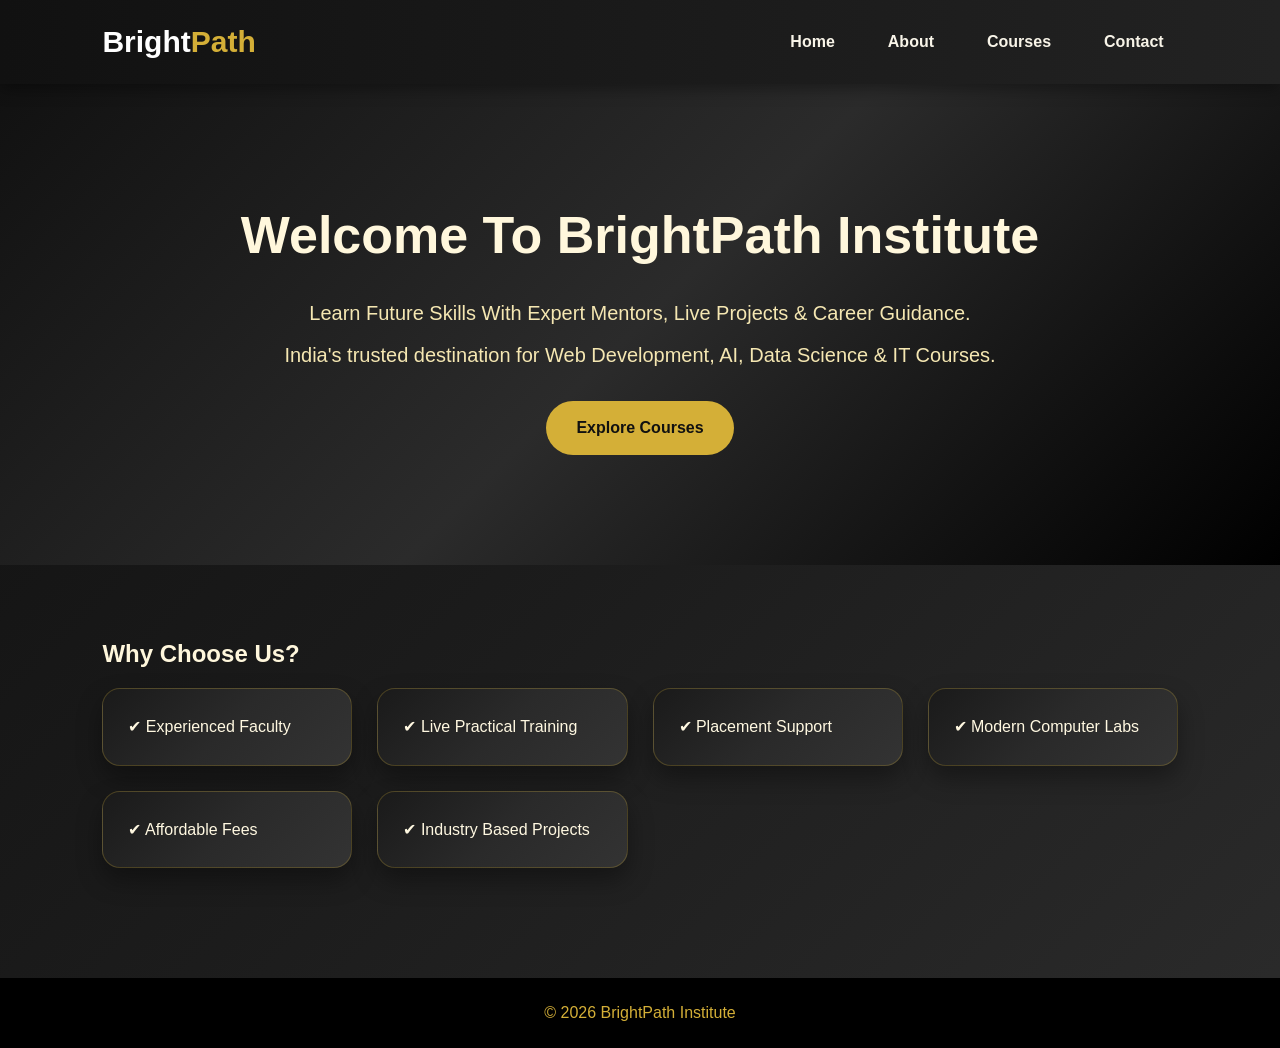
<file: Index.html>
<!DOCTYPE html>
<html lang="en">
<head>
<meta charset="UTF-8">
<meta name="viewport" content="width=device-width, initial-scale=1.0">
<title>BrightPath Institute</title>
<link rel="stylesheet" href="style.css">
</head>
<body>

<nav>
<div class="logo">Bright<span>Path</span></div>

<ul>
<li><a href="index.html">Home</a></li>
<li><a href="about.html">About</a></li>
<li><a href="courses.html">Courses</a></li>
<li><a href="contact.html">Contact</a></li>
</ul>
</nav>

<header>
<h1>Welcome To BrightPath Institute</h1>
<p>Learn Future Skills With Expert Mentors, Live Projects & Career Guidance.</p>
<p>India's trusted destination for Web Development, AI, Data Science & IT Courses.</p>
<a href="courses.html" class="btn">Explore Courses</a>
</header>

<section>
<h2>Why Choose Us?</h2>

<div class="grid">
<div class="card">✔ Experienced Faculty</div>
<div class="card">✔ Live Practical Training</div>
<div class="card">✔ Placement Support</div>
<div class="card">✔ Modern Computer Labs</div>
<div class="card">✔ Affordable Fees</div>
<div class="card">✔ Industry Based Projects</div>
</div>

</section>

<footer>
© 2026 BrightPath Institute
</footer>

</body>
</html>
</file>
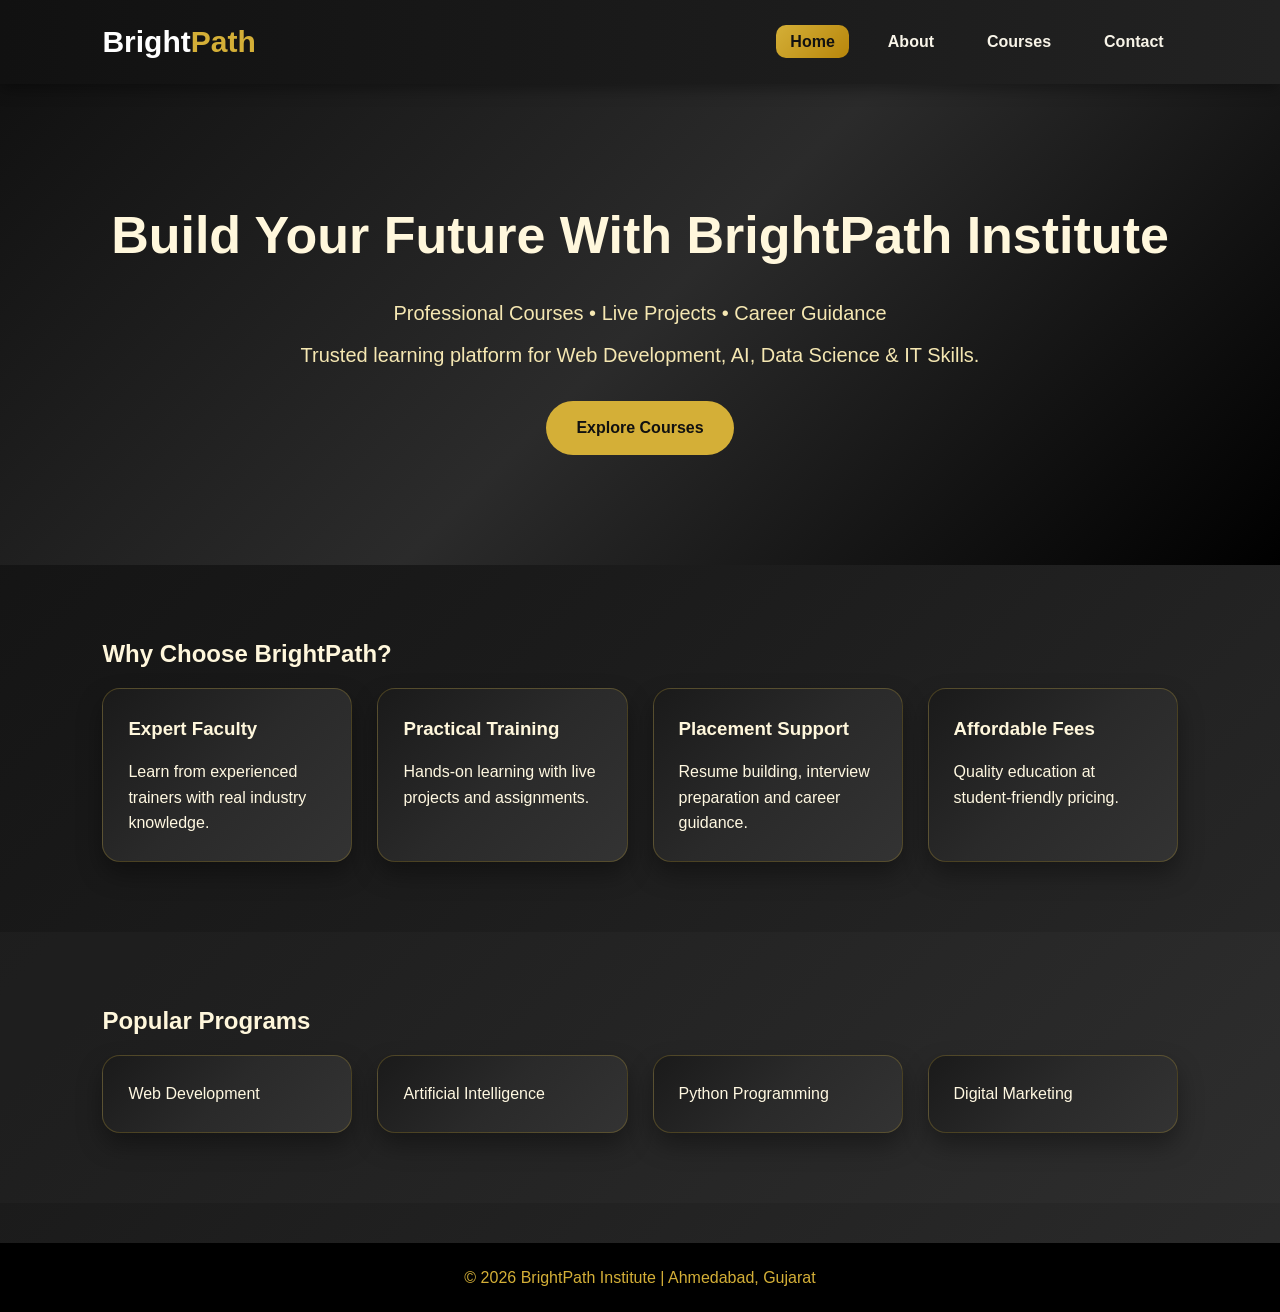
<file: index.html>
<!DOCTYPE html>
<html lang="en">
<head>
<meta charset="UTF-8">
<meta name="viewport" content="width=device-width, initial-scale=1.0">
<title>BrightPath Institute</title>
<link rel="stylesheet" href="style.css">
</head>
<body>

<nav>
<div class="logo">Bright<span>Path</span></div>

<ul>
<li><a href="index.html" class="active">Home</a></li>
<li><a href="about.html">About</a></li>
<li><a href="courses.html">Courses</a></li>
<li><a href="contact.html">Contact</a></li>
</ul>
</nav>

<header>
<h1>Build Your Future With BrightPath Institute</h1>
<p>Professional Courses • Live Projects • Career Guidance</p>
<p>Trusted learning platform for Web Development, AI, Data Science & IT Skills.</p>
<a href="courses.html" class="btn">Explore Courses</a>
</header>

<section>
<h2>Why Choose BrightPath?</h2>

<div class="grid">
<div class="card">
<h3>Expert Faculty</h3>
<p>Learn from experienced trainers with real industry knowledge.</p>
</div>

<div class="card">
<h3>Practical Training</h3>
<p>Hands-on learning with live projects and assignments.</p>
</div>

<div class="card">
<h3>Placement Support</h3>
<p>Resume building, interview preparation and career guidance.</p>
</div>

<div class="card">
<h3>Affordable Fees</h3>
<p>Quality education at student-friendly pricing.</p>
</div>
</div>
</section>

<section class="highlight">
<h2>Popular Programs</h2>

<div class="grid">
<div class="card">Web Development</div>
<div class="card">Artificial Intelligence</div>
<div class="card">Python Programming</div>
<div class="card">Digital Marketing</div>
</div>
</section>

<footer>
© 2026 BrightPath Institute | Ahmedabad, Gujarat
</footer>

</body>
</html>
</file>
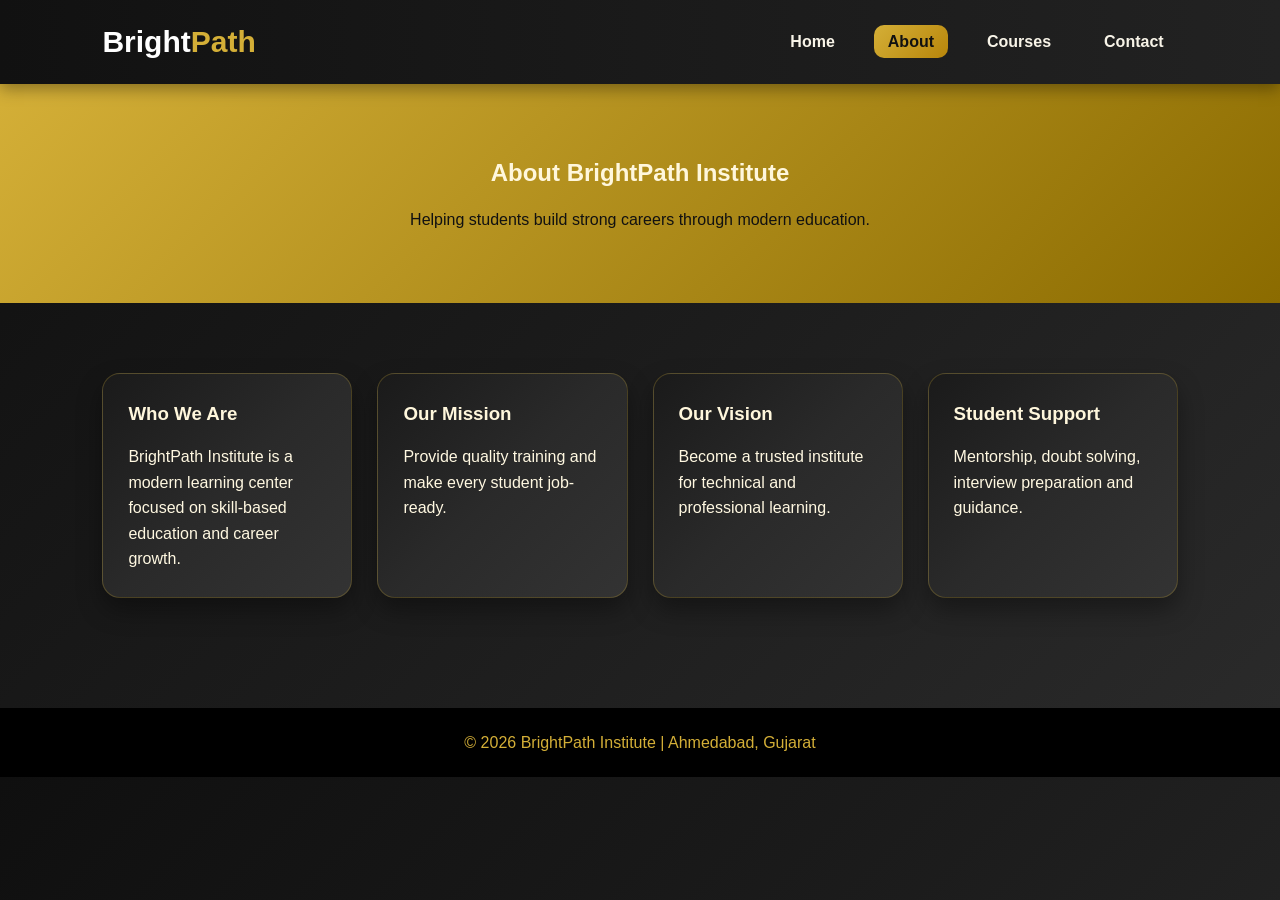
<file: about.html>
<!DOCTYPE html>
<html lang="en">
<head>
<meta charset="UTF-8">
<meta name="viewport" content="width=device-width, initial-scale=1.0">
<title>About Us</title>
<link rel="stylesheet" href="style.css">
</head>
<body>

<nav>
<div class="logo">Bright<span>Path</span></div>

<ul>
<li><a href="index.html">Home</a></li>
<li><a href="about.html" class="active">About</a></li>
<li><a href="courses.html">Courses</a></li>
<li><a href="contact.html">Contact</a></li>
</ul>
</nav>

<section class="page-banner">
<h1>About BrightPath Institute</h1>
<p>Helping students build strong careers through modern education.</p>
</section>

<section>
<div class="grid">

<div class="card">
<h3>Who We Are</h3>
<p>BrightPath Institute is a modern learning center focused on skill-based education and career growth.</p>
</div>

<div class="card">
<h3>Our Mission</h3>
<p>Provide quality training and make every student job-ready.</p>
</div>

<div class="card">
<h3>Our Vision</h3>
<p>Become a trusted institute for technical and professional learning.</p>
</div>

<div class="card">
<h3>Student Support</h3>
<p>Mentorship, doubt solving, interview preparation and guidance.</p>
</div>

</div>
</section>

<footer>
© 2026 BrightPath Institute | Ahmedabad, Gujarat
</footer>

</body>
</html>
</file>
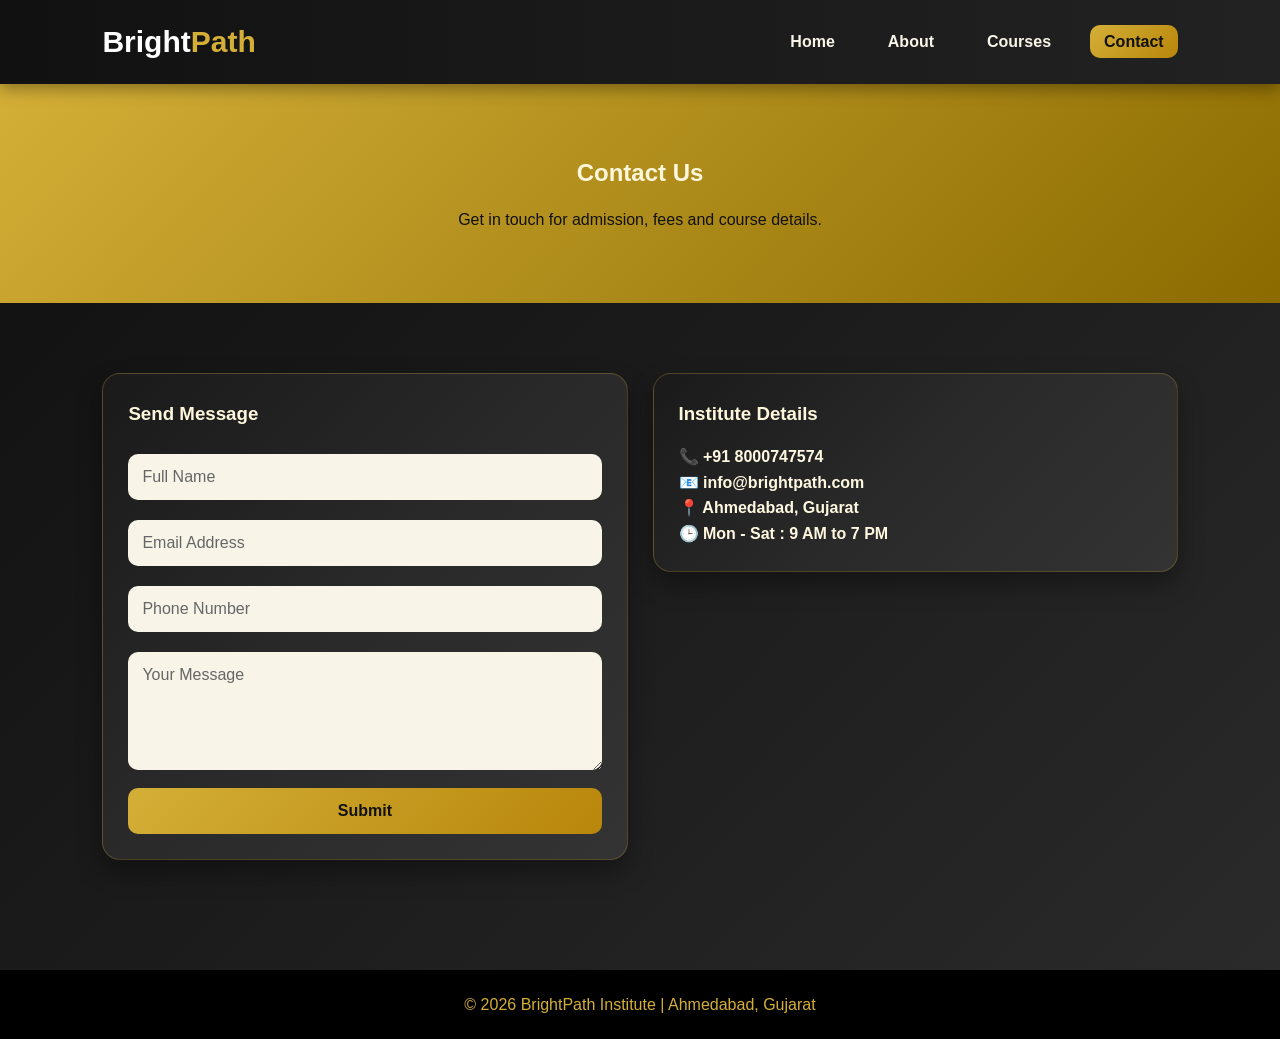
<file: contact.html>
<!DOCTYPE html>
<html lang="en">
<head>
<meta charset="UTF-8">
<meta name="viewport" content="width=device-width, initial-scale=1.0">
<title>Contact Us</title>
<link rel="stylesheet" href="style.css">
</head>
<body>

<nav>
<div class="logo">Bright<span>Path</span></div>

<ul>
<li><a href="index.html">Home</a></li>
<li><a href="about.html">About</a></li>
<li><a href="courses.html">Courses</a></li>
<li><a href="contact.html" class="active">Contact</a></li>
</ul>
</nav>

<section class="page-banner">
<h1>Contact Us</h1>
<p>Get in touch for admission, fees and course details.</p>
</section>

<section>
<div class="grid">

<div class="card">
<h3>Send Message</h3>

<form>
<input type="text" placeholder="Full Name">
<input type="email" placeholder="Email Address">
<input type="text" placeholder="Phone Number">
<textarea rows="5" placeholder="Your Message"></textarea>
<button type="submit">Submit</button>
</form>
</div>

<b><div class="card">
<h3>Institute Details</h3>
<p>📞 +91 8000747574</p>
<p>📧 info@brightpath.com</p>
<p>📍 Ahmedabad, Gujarat</p>
<p>🕒 Mon - Sat : 9 AM to 7 PM</p>
</div></b>

</div>
</section>

<footer>
© 2026 BrightPath Institute | Ahmedabad, Gujarat
</footer>

</body>
</html>
</file>
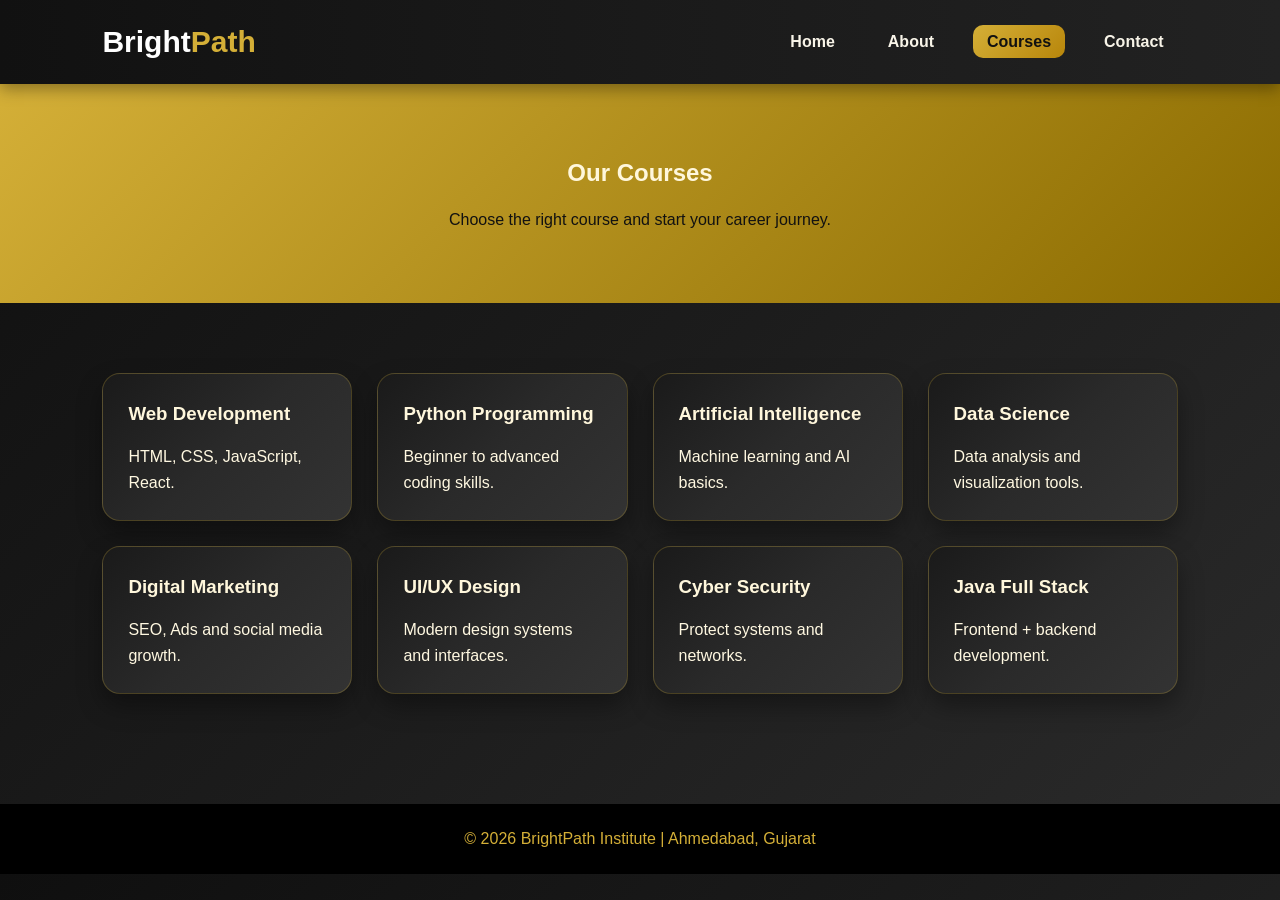
<file: courses.html>
<!DOCTYPE html>
<html lang="en">
<head>
<meta charset="UTF-8">
<meta name="viewport" content="width=device-width, initial-scale=1.0">
<title>Courses</title>
<link rel="stylesheet" href="style.css">
</head>
<body>

<nav>
<div class="logo">Bright<span>Path</span></div>

<ul>
<li><a href="index.html">Home</a></li>
<li><a href="about.html">About</a></li>
<li><a href="courses.html" class="active">Courses</a></li>
<li><a href="contact.html">Contact</a></li>
</ul>
</nav>

<section class="page-banner">
<h1>Our Courses</h1>
<p>Choose the right course and start your career journey.</p>
</section>

<section>
<div class="grid">

<div class="card"><h3>Web Development</h3><p>HTML, CSS, JavaScript, React.</p></div>

<div class="card"><h3>Python Programming</h3><p>Beginner to advanced coding skills.</p></div>

<div class="card"><h3>Artificial Intelligence</h3><p>Machine learning and AI basics.</p></div>

<div class="card"><h3>Data Science</h3><p>Data analysis and visualization tools.</p></div>

<div class="card"><h3>Digital Marketing</h3><p>SEO, Ads and social media growth.</p></div>

<div class="card"><h3>UI/UX Design</h3><p>Modern design systems and interfaces.</p></div>

<div class="card"><h3>Cyber Security</h3><p>Protect systems and networks.</p></div>

<div class="card"><h3>Java Full Stack</h3><p>Frontend + backend development.</p></div>

</div>
</section>

<footer>
© 2026 BrightPath Institute | Ahmedabad, Gujarat
</footer>

</body>
</html>
</file>
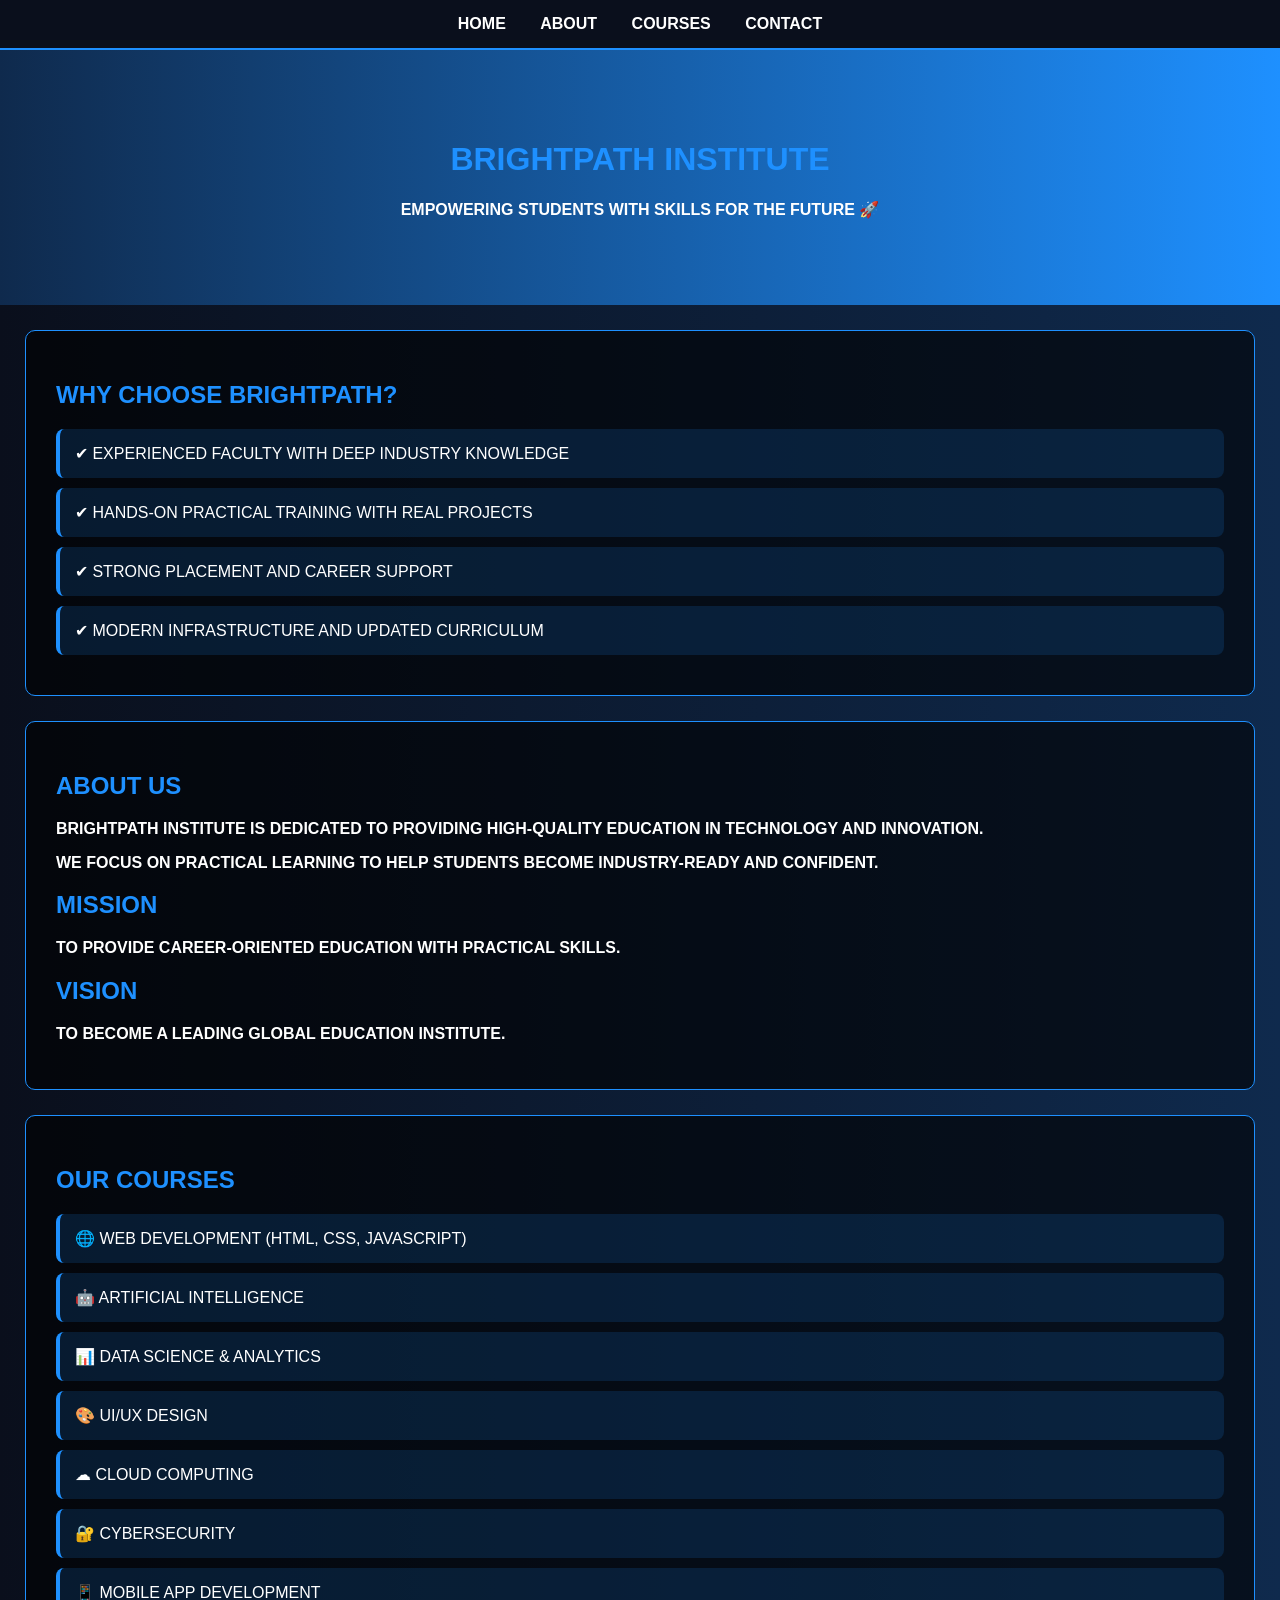
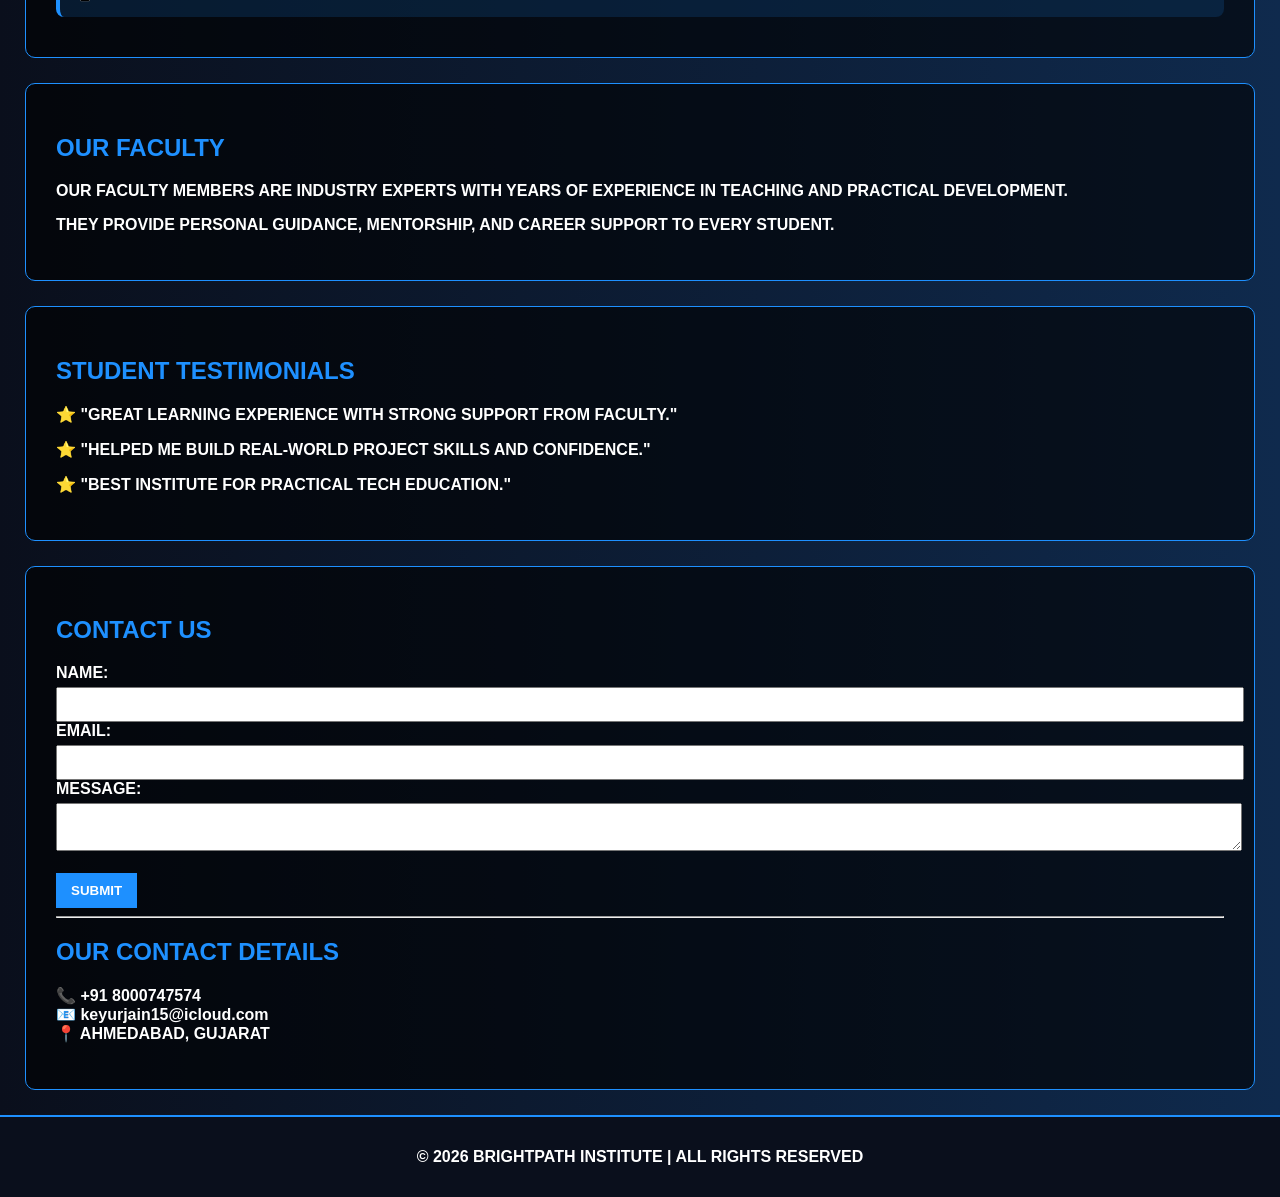
<file: Website.html>
<!DOCTYPE html>
<html>
<head>
    <title>BrightPath Institute</title>

    <style>
        body {
            font-family: 'Segoe UI', Arial, sans-serif;
            margin: 0;
            background: linear-gradient(to right, #0a0f1c, #0f2a4d);
            color: white;
        }

        nav {
            background: #0a0f1c;
            padding: 15px;
            text-align: center;
            border-bottom: 2px solid #1e90ff;
        }

        nav a {
            color: #ffffff;
            margin: 0 15px;
            text-decoration: none;
            font-weight: bold;
        }

        nav a:hover {
            color: #1e90ff;
        }

        header {
            background: linear-gradient(to right, #0f2a4d, #1e90ff);
            color: white;
            text-align: center;
            padding: 70px 20px;
        }

        section {
            background: rgba(0, 0, 0, 0.6);
            margin: 25px;
            padding: 30px;
            border-radius: 10px;
            border: 1px solid #1e90ff;
        }

        h1, h2, p, li, label {
            font-weight: bold;
        }

        h1, h2 {
            color: #1e90ff;
        }

        .card {
            background: rgba(30, 144, 255, 0.15);
            padding: 15px;
            margin: 10px 0;
            border-radius: 8px;
            border-left: 4px solid #1e90ff;
        }

        footer {
            background: #0a0f1c;
            color: white;
            text-align: center;
            padding: 15px;
            border-top: 2px solid #1e90ff;
        }

        input, textarea {
            width: 100%;
            padding: 8px;
            margin-top: 5px;
            font-weight: bold;
        }

        button {
            background: #1e90ff;
            color: white;
            padding: 10px 15px;
            border: none;
            cursor: pointer;
            font-weight: bold;
        }

        button:hover {
            background: #0f5fbf;
        }
    </style>

</head>
<body>

<!-- Navbar -->
<nav>
    <a href="#home">HOME</a>
    <a href="#about">ABOUT</a>
    <a href="#courses">COURSES</a>
    <a href="#contact">CONTACT</a>
</nav>

<!-- Hero Section -->
<header id="home">
    <h1>BRIGHTPATH INSTITUTE</h1>
    <p>EMPOWERING STUDENTS WITH SKILLS FOR THE FUTURE 🚀</p>
</header>

<!-- Why Choose Us -->
<section>
    <h2>WHY CHOOSE BRIGHTPATH?</h2>

    <div class="card">✔ EXPERIENCED FACULTY WITH DEEP INDUSTRY KNOWLEDGE</div>
    <div class="card">✔ HANDS-ON PRACTICAL TRAINING WITH REAL PROJECTS</div>
    <div class="card">✔ STRONG PLACEMENT AND CAREER SUPPORT</div>
    <div class="card">✔ MODERN INFRASTRUCTURE AND UPDATED CURRICULUM</div>
</section>

<!-- About -->
<section id="about">
    <h1>ABOUT US</h1>

    <p>
        BRIGHTPATH INSTITUTE IS DEDICATED TO PROVIDING HIGH-QUALITY EDUCATION IN TECHNOLOGY AND INNOVATION.
    </p>

    <p>
        WE FOCUS ON PRACTICAL LEARNING TO HELP STUDENTS BECOME INDUSTRY-READY AND CONFIDENT.
    </p>

    <h2>MISSION</h2>
    <p>TO PROVIDE CAREER-ORIENTED EDUCATION WITH PRACTICAL SKILLS.</p>

    <h2>VISION</h2>
    <p>TO BECOME A LEADING GLOBAL EDUCATION INSTITUTE.</p>
</section>

<!-- Courses -->
<section id="courses">
    <h1>OUR COURSES</h1>

    <div class="card">🌐 WEB DEVELOPMENT (HTML, CSS, JAVASCRIPT)</div>
    <div class="card">🤖 ARTIFICIAL INTELLIGENCE</div>
    <div class="card">📊 DATA SCIENCE & ANALYTICS</div>
    <div class="card">🎨 UI/UX DESIGN</div>
    <div class="card">☁ CLOUD COMPUTING</div>
    <div class="card">🔐 CYBERSECURITY</div>
    <div class="card">📱 MOBILE APP DEVELOPMENT</div>
</section>

<!-- Faculty -->
<section>
    <h1>OUR FACULTY</h1>

    <p>
        OUR FACULTY MEMBERS ARE INDUSTRY EXPERTS WITH YEARS OF EXPERIENCE IN TEACHING AND PRACTICAL DEVELOPMENT.
    </p>

    <p>
        THEY PROVIDE PERSONAL GUIDANCE, MENTORSHIP, AND CAREER SUPPORT TO EVERY STUDENT.
    </p>
</section>

<!-- Testimonials -->
<section>
    <h1>STUDENT TESTIMONIALS</h1>

    <p>⭐ "GREAT LEARNING EXPERIENCE WITH STRONG SUPPORT FROM FACULTY."</p>
    <p>⭐ "HELPED ME BUILD REAL-WORLD PROJECT SKILLS AND CONFIDENCE."</p>
    <p>⭐ "BEST INSTITUTE FOR PRACTICAL TECH EDUCATION."</p>
</section>

<!-- Contact -->
<section id="contact">
    <h1>CONTACT US</h1>

    <form>
        <label>NAME:</label>
        <input type="text">

        <label>EMAIL:</label>
        <input type="email">

        <label>MESSAGE:</label>
        <textarea></textarea><br><br>

        <button type="submit">SUBMIT</button>
    </form>

    <hr>

    <h2>OUR CONTACT DETAILS</h2>
    <p>
        📞 +91 8000747574 <br>
        📧 keyurjain15@icloud.com <br>
        📍 AHMEDABAD, GUJARAT
    </p>
</section>

<!-- Footer -->
<footer>
    <p>© 2026 BRIGHTPATH INSTITUTE | ALL RIGHTS RESERVED</p>
</footer>

</body>
</html>
</file>
<file: style.css>
*{
margin:0;
padding:0;
box-sizing:border-box;
font-family:Segoe UI,sans-serif;
}

body{
background:linear-gradient(135deg,#0f0f0f,#1c1c1c,#2b2b2b);
color:#f8f4e8;
line-height:1.6;
}

/* Navbar */
nav{
background:linear-gradient(90deg,#111111,#1a1a1a,#222222);
padding:18px 8%;
display:flex;
justify-content:space-between;
align-items:center;
position:sticky;
top:0;
z-index:1000;
box-shadow:0 5px 15px rgba(0,0,0,0.35);
}

.logo{
font-size:30px;
font-weight:bold;
color:#ffffff;
}

.logo span{
color:#d4af37;
}

nav ul{
display:flex;
gap:25px;
list-style:none;
}

nav ul li a{
color:#f8f4e8;
text-decoration:none;
font-weight:600;
padding:8px 14px;
border-radius:10px;
transition:.3s;
}

nav ul li a:hover,
.active{
background:linear-gradient(135deg,#d4af37,#b8860b);
color:#111;
}

/* Hero Section */
header{
text-align:center;
padding:110px 20px;
background:linear-gradient(135deg,#111111,#2b2b2b,#000000);
color:white;
}

header h1{
font-size:52px;
margin-bottom:20px;
}

header p{
font-size:20px;
margin-bottom:10px;
color:#f5e7b2;
}

.btn{
display:inline-block;
margin-top:20px;
padding:14px 30px;
background:#d4af37;
color:#111;
text-decoration:none;
font-weight:bold;
border-radius:30px;
transition:.3s;
}

.btn:hover{
transform:scale(1.05);
background:#f1c94a;
}

/* Page Banner */
.page-banner{
text-align:center;
padding:70px 20px;
background:linear-gradient(135deg,#d4af37,#8b6b00);
color:#111;
}

/* Sections */
section{
padding:70px 8%;
}

h1,h2,h3{
margin-bottom:15px;
color:#fff7dc;
}

/* Grid */
.grid{
display:grid;
grid-template-columns:repeat(auto-fit,minmax(250px,1fr));
gap:25px;
}

/* Cards */
.card{
background:linear-gradient(135deg,#1a1a1a,#2a2a2a,#333333);
padding:25px;
border-radius:18px;
box-shadow:0 12px 25px rgba(0,0,0,0.35);
border:1px solid rgba(212,175,55,0.25);
transition:.3s;
color:#fff8e1;
}

.card:hover{
transform:translateY(-8px);
border-color:#d4af37;
}

.highlight{
background:rgba(255,255,255,0.02);
}

/* Form */
input,
textarea{
width:100%;
padding:14px;
margin:10px 0;
border:none;
outline:none;
border-radius:10px;
font-size:16px;
background:#f8f4e8;
color:#111;
}

input::placeholder,
textarea::placeholder{
color:#666;
}

button{
width:100%;
padding:14px;
background:linear-gradient(135deg,#d4af37,#b8860b);
border:none;
color:#111;
font-size:16px;
font-weight:bold;
border-radius:10px;
cursor:pointer;
transition:.3s;
}

button:hover{
transform:scale(1.03);
background:linear-gradient(135deg,#f1c94a,#d4af37);
}

/* Footer */
footer{
background:#000000;
color:#d4af37;
text-align:center;
padding:22px;
margin-top:40px;
}

/* Mobile */
@media(max-width:768px){

nav{
flex-direction:column;
gap:15px;
}

nav ul{
flex-wrap:wrap;
justify-content:center;
}

header h1{
font-size:36px;
}

header p{
font-size:18px;
}

}
</file>
